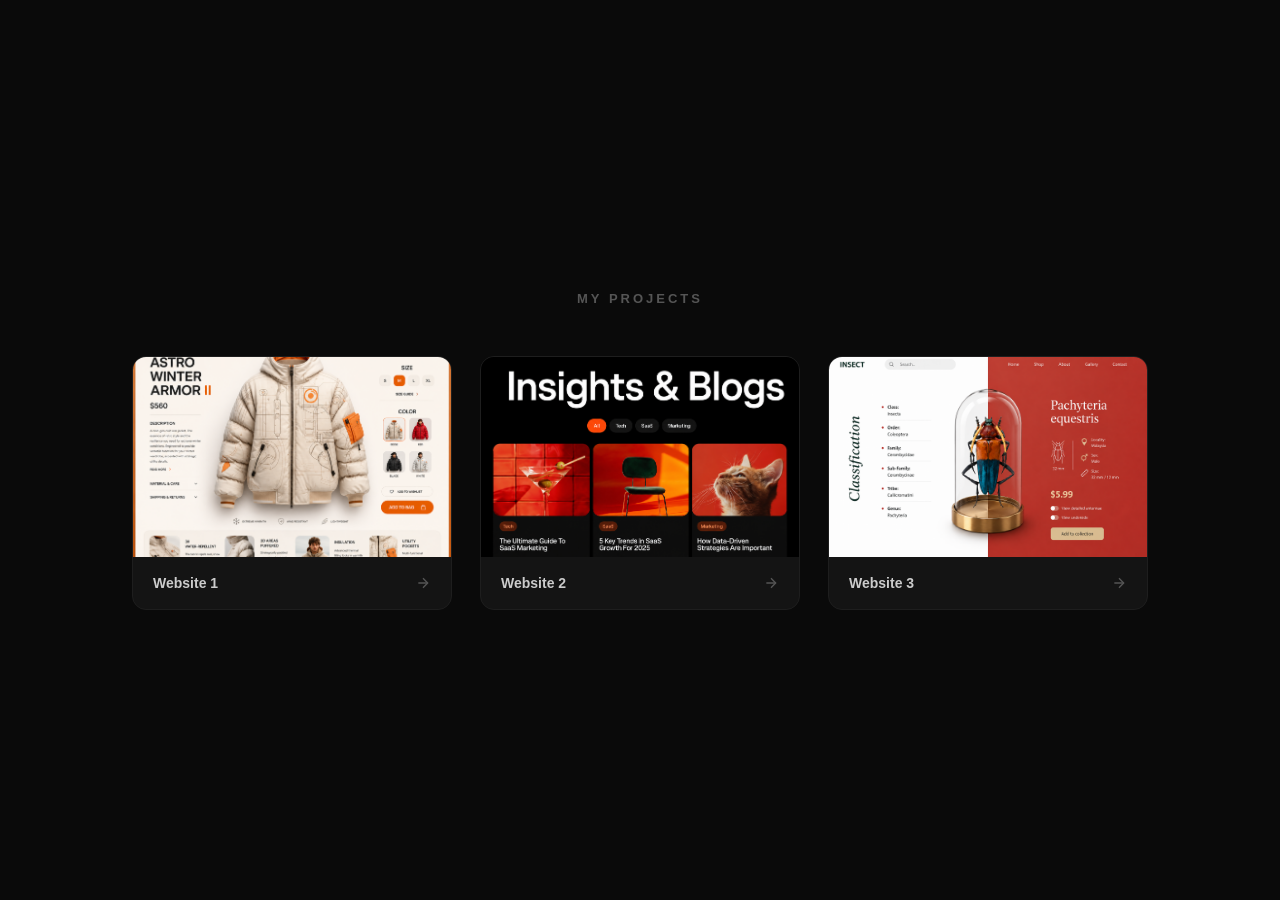
<file: index.html>
<!DOCTYPE html>
<html lang="en">

<head>
    <meta charset="UTF-8">
    <meta name="viewport" content="width=device-width, initial-scale=1.0">
    <title>Projects</title>
    <style>
        * {
            margin: 0;
            padding: 0;
            box-sizing: border-box;
        }

        body {
            font-family: -apple-system, BlinkMacSystemFont, 'Segoe UI', sans-serif;
            background: #0a0a0a;
            color: #fff;
            min-height: 100vh;
            display: flex;
            flex-direction: column;
            align-items: center;
            justify-content: center;
            padding: 60px 40px;
        }

        h1 {
            font-size: 13px;
            font-weight: 600;
            letter-spacing: 3px;
            text-transform: uppercase;
            color: #555;
            margin-bottom: 50px;
        }

        .grid {
            display: flex;
            gap: 28px;
            flex-wrap: wrap;
            justify-content: center;
        }

        a.card {
            text-decoration: none;
            color: inherit;
            display: flex;
            flex-direction: column;
            width: 320px;
            border-radius: 14px;
            overflow: hidden;
            background: #141414;
            border: 1px solid #1e1e1e;
            transition: transform 0.2s, border-color 0.2s;
            cursor: pointer;
        }

        a.card:hover {
            transform: translateY(-6px);
            border-color: #444;
        }

        .card-image {
            width: 100%;
            height: 200px;
            overflow: hidden;
        }

        .card-image img {
            width: 100%;
            height: 100%;
            object-fit: cover;
            display: block;
            transition: transform 0.3s;
        }

        a.card:hover .card-image img {
            transform: scale(1.04);
        }

        .card-label {
            padding: 18px 20px;
            display: flex;
            align-items: center;
            justify-content: space-between;
        }

        .card-label span {
            font-size: 14px;
            font-weight: 600;
            color: #ccc;
        }

        .card-label svg {
            width: 16px;
            height: 16px;
            color: #555;
            transition: color 0.2s, transform 0.2s;
        }

        a.card:hover .card-label svg {
            color: #fff;
            transform: translateX(3px);
        }
    </style>
</head>

<body>

    <h1>My Projects</h1>

    <div class="grid">

        <a class="card" href="./website1/index.html">
            <div class="card-image">
                <img src="./assets/image1.png" alt="Website 1">
            </div>
            <div class="card-label">
                <span>Website 1</span>
                <svg viewBox="0 0 24 24" fill="none" stroke="currentColor" stroke-width="2">
                    <line x1="5" y1="12" x2="19" y2="12"></line>
                    <polyline points="12 5 19 12 12 19"></polyline>
                </svg>
            </div>
        </a>

        <a class="card" href="./website2/index.html">
            <div class="card-image">
                <img src="./assets/image2.png" alt="Website 2">
            </div>
            <div class="card-label">
                <span>Website 2</span>
                <svg viewBox="0 0 24 24" fill="none" stroke="currentColor" stroke-width="2">
                    <line x1="5" y1="12" x2="19" y2="12"></line>
                    <polyline points="12 5 19 12 12 19"></polyline>
                </svg>
            </div>
        </a>

        <a class="card" href="./website3/index.html">
            <div class="card-image">
                <img src="./assets/image3.png" alt="Website 3">
            </div>
            <div class="card-label">
                <span>Website 3</span>
                <svg viewBox="0 0 24 24" fill="none" stroke="currentColor" stroke-width="2">
                    <line x1="5" y1="12" x2="19" y2="12"></line>
                    <polyline points="12 5 19 12 12 19"></polyline>
                </svg>
            </div>
        </a>

    </div>

</body>

</html>
</file>
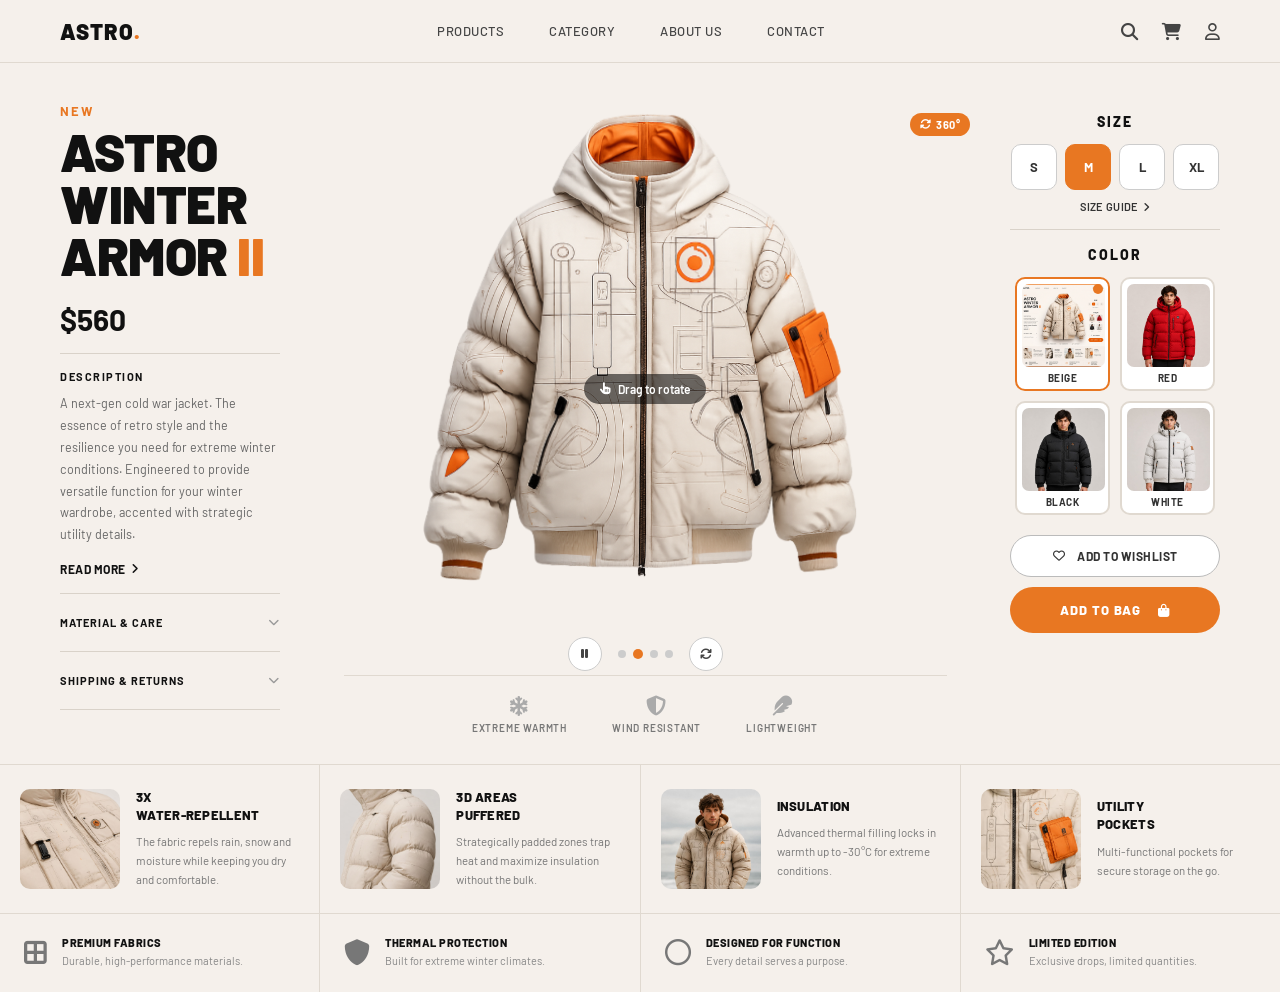
<file: website1/index.html>
<!DOCTYPE html>
<html lang="en">
<head>
    <meta charset="UTF-8">
    <meta name="viewport" content="width=device-width, initial-scale=1.0">
    <title>ASTRO - Winter Armor II</title>
    <link rel="preconnect" href="https://fonts.googleapis.com">
    <link rel="preconnect" href="https://fonts.gstatic.com" crossorigin>
    <link href="https://fonts.googleapis.com/css2?family=Barlow:wght@400;500;600;700;800;900&display=swap" rel="stylesheet">
    <link rel="stylesheet" href="https://cdnjs.cloudflare.com/ajax/libs/font-awesome/6.4.0/css/all.min.css">
    <link rel="stylesheet" href="style.css">
</head>
<body>

    <header class="header">
        <div class="logo">ASTRO<span class="dot">.</span></div>

        <nav class="nav">
            <a href="#">PRODUCTS</a>
            <a href="#">CATEGORY</a>
            <a href="#">ABOUT US</a>
            <a href="#">CONTACT</a>
        </nav>

        <div class="header-icons">
            <i class="fa-solid fa-magnifying-glass"></i>
            <i class="fa-solid fa-cart-shopping"></i>
            <i class="fa-regular fa-user"></i>
        </div>
    </header>

    <div class="product-section">

        <div class="left-panel">
            <p class="new-label">NEW</p>
            <h1 class="product-title">
                ASTRO<br>
                WINTER<br>
                ARMOR <span class="title-orange">II</span>
            </h1>
            <p class="price">$560</p>

            <hr class="divider">

            <p class="desc-heading">DESCRIPTION</p>
            <p class="desc-text">
                A next-gen cold war jacket. The essence of retro style and the
                resilience you need for extreme winter conditions. Engineered to provide
                versatile function for your winter wardrobe, accented with strategic
                utility details.
            </p>

            <a href="#" class="read-more">READ MORE &nbsp;<i class="fa-solid fa-angle-right"></i></a>

            <hr class="divider">

            <div class="accordion-item">
                <span>MATERIAL &amp; CARE</span>
                <i class="fa-solid fa-chevron-down"></i>
            </div>

            <hr class="divider">

            <div class="accordion-item">
                <span>SHIPPING &amp; RETURNS</span>
                <i class="fa-solid fa-chevron-down"></i>
            </div>

            <hr class="divider">
        </div>

        <div class="center-panel">

            <div class="viewer-360-wrap">

                <div class="badge-360">
                    <i class="fa-solid fa-rotate"></i> 360°
                </div>

                <div class="drag-hint" id="dragHint">
                    <i class="fa-solid fa-hand-pointer"></i> Drag to rotate
                </div>

                <div class="viewer-perspective-wrap">
                    <div class="viewer-frame-stack" id="viewerStack">
                        <img src="assets/image.webp"      class="jacket-frame" id="frame0" alt="Front">
                        <img src="assets/jacketRight.png"  class="jacket-frame" id="frame1" alt="Right">
                        <img src="assets/jacketBack.png"   class="jacket-frame" id="frame2" alt="Back">
                        <img src="assets/jacketLeft.png"   class="jacket-frame" id="frame3" alt="Left">
                    </div>
                </div>

                <div class="viewer-controls">
                    <button class="ctrl-btn" id="spinBtn" title="Auto spin">
                        <i class="fa-solid fa-play" id="spinIcon"></i>
                    </button>
                    <div class="rotation-dots">
                        <span class="rdot active" id="dot0"></span>
                        <span class="rdot" id="dot1"></span>
                        <span class="rdot" id="dot2"></span>
                        <span class="rdot" id="dot3"></span>
                    </div>
                    <button class="ctrl-btn" id="resetBtn" title="Reset view">
                        <i class="fa-solid fa-arrows-rotate"></i>
                    </button>
                </div>

            </div>

            <div class="badges-row">
                <div class="badge-item">
                    <i class="fa-solid fa-snowflake"></i>
                    <span>EXTREME WARMTH</span>
                </div>
                <div class="badge-item">
                    <i class="fa-solid fa-shield-halved"></i>
                    <span>WIND RESISTANT</span>
                </div>
                <div class="badge-item">
                    <i class="fa-solid fa-feather"></i>
                    <span>LIGHTWEIGHT</span>
                </div>
            </div>
        </div>

        <div class="right-panel">

            <p class="panel-heading">SIZE</p>
            <div class="size-buttons">
                <button class="size-btn">S</button>
                <button class="size-btn active">M</button>
                <button class="size-btn">L</button>
                <button class="size-btn">XL</button>
            </div>
            <a href="#" class="size-guide-link">SIZE GUIDE &nbsp;<i class="fa-solid fa-angle-right"></i></a>

            <hr class="divider">

            <p class="panel-heading">COLOR</p>

            <div class="color-grid">
                <div class="color-option selected">
                    <img src="assets/design.webp" alt="Beige Jacket">
                    <span>BEIGE</span>
                </div>
                <div class="color-option">
                    <img src="assets/red.jpg" alt="Red Jacket">
                    <span>RED</span>
                </div>
                <div class="color-option">
                    <img src="assets/black.jpg" alt="Black Jacket">
                    <span>BLACK</span>
                </div>
                <div class="color-option">
                    <img src="assets/white.jpg" alt="White Jacket">
                    <span>WHITE</span>
                </div>
            </div>

            <button class="wishlist-btn">
                <i class="fa-regular fa-heart"></i>&nbsp; ADD TO WISHLIST
            </button>

            <button class="add-bag-btn">
                ADD TO BAG &nbsp;<i class="fa-solid fa-bag-shopping"></i>
            </button>

        </div>

    </div>

    <div class="features-strip">

        <div class="feat-card">
            <img src="assets/sd-1.jpg" alt="Water Repellent">
            <div class="feat-text">
                <h3>3X<br>WATER-REPELLENT</h3>
                <p>The fabric repels rain, snow and moisture while keeping you dry and comfortable.</p>
            </div>
        </div>

        <div class="feat-card">
            <img src="assets/sd-2.jpg" alt="3D Puffered">
            <div class="feat-text">
                <h3>3D AREAS<br>PUFFERED</h3>
                <p>Strategically padded zones trap heat and maximize insulation without the bulk.</p>
            </div>
        </div>

        <div class="feat-card">
            <img src="assets/sd-3.jpg" alt="Insulation">
            <div class="feat-text">
                <h3>INSULATION</h3>
                <p>Advanced thermal filling locks in warmth up to -30°C for extreme conditions.</p>
            </div>
        </div>

        <div class="feat-card no-border">
            <img src="assets/sd-4.jpg" alt="Utility Pockets">
            <div class="feat-text">
                <h3>UTILITY<br>POCKETS</h3>
                <p>Multi-functional pockets for secure storage on the go.</p>
            </div>
        </div>

    </div>

    <div class="info-bar">

        <div class="info-item">
            <i class="fa-solid fa-border-all"></i>
            <div class="info-text">
                <strong>PREMIUM FABRICS</strong>
                <p>Durable, high-performance materials.</p>
            </div>
        </div>

        <div class="info-item">
            <i class="fa-solid fa-shield"></i>
            <div class="info-text">
                <strong>THERMAL PROTECTION</strong>
                <p>Built for extreme winter climates.</p>
            </div>
        </div>

        <div class="info-item">
            <i class="fa-regular fa-circle"></i>
            <div class="info-text">
                <strong>DESIGNED FOR FUNCTION</strong>
                <p>Every detail serves a purpose.</p>
            </div>
        </div>

        <div class="info-item no-border">
            <i class="fa-regular fa-star"></i>
            <div class="info-text">
                <strong>LIMITED EDITION</strong>
                <p>Exclusive drops, limited quantities.</p>
            </div>
        </div>

    </div>

<script>
    var stack    = document.getElementById('viewerStack');
    var spinBtn  = document.getElementById('spinBtn');
    var spinIcon = document.getElementById('spinIcon');
    var resetBtn = document.getElementById('resetBtn');
    var dragHint = document.getElementById('dragHint');

    var frames = [
        document.getElementById('frame0'),
        document.getElementById('frame1'),
        document.getElementById('frame2'),
        document.getElementById('frame3')
    ];

    var totalAngle   = 0;
    var activeFrame  = 0;
    var isDragging   = false;
    var startX       = 0;
    var lastX        = 0;
    var dragAngle    = 0;
    var velocity     = 0;
    var spinRAF      = null;
    var momentumRAF  = null;
    var isSpinning   = false;

    function showFrame(index) {
        if (index === activeFrame) return;
        frames[activeFrame].style.opacity = '0';
        frames[index].style.opacity = '1';
        activeFrame = index;
    }

    function update(angle) {
        totalAngle = angle;

        var normalized   = ((angle % 360) + 360) % 360;
        var frameFloat   = normalized / 90;
        var frameIndex   = Math.floor(frameFloat) % 4;
        var progress     = frameFloat - Math.floor(frameFloat);

        showFrame(frameIndex);

        var tiltY = (progress - 0.5) * 90;

        stack.style.transform = 'rotateY(' + tiltY + 'deg)';

        var brightness = 1 - (Math.abs(tiltY) / 90) * 0.18;
        stack.style.filter = 'brightness(' + brightness + ')';

        var dotIndex = Math.round(normalized / 90) % 4;
        for (var i = 0; i < 4; i++) {
            document.getElementById('dot' + i).classList.remove('active');
        }
        document.getElementById('dot' + dotIndex).classList.add('active');
    }

    function applyMomentum() {
        velocity *= 0.93;
        if (Math.abs(velocity) < 0.05) {
            cancelAnimationFrame(momentumRAF);
            return;
        }
        totalAngle += velocity;
        update(totalAngle);
        momentumRAF = requestAnimationFrame(applyMomentum);
    }

    function startSpin() {
        isSpinning = true;
        spinIcon.className = 'fa-solid fa-pause';
        cancelAnimationFrame(momentumRAF);

        function step() {
            if (!isSpinning) return;
            totalAngle += 0.9;
            update(totalAngle);
            spinRAF = requestAnimationFrame(step);
        }
        step();
    }

    function stopSpin() {
        isSpinning = false;
        spinIcon.className = 'fa-solid fa-play';
        cancelAnimationFrame(spinRAF);
    }

    spinBtn.addEventListener('click', function() {
        if (isSpinning) { stopSpin(); } else { startSpin(); }
    });

    resetBtn.addEventListener('click', function() {
        stopSpin();
        cancelAnimationFrame(momentumRAF);
        velocity   = 0;
        totalAngle = 0;
        update(0);
    });

    stack.addEventListener('mousedown', function(e) {
        isDragging = true;
        startX     = e.clientX;
        lastX      = e.clientX;
        dragAngle  = totalAngle;
        velocity   = 0;
        stopSpin();
        cancelAnimationFrame(momentumRAF);
        dragHint.style.opacity = '0';
        e.preventDefault();
    });

    document.addEventListener('mousemove', function(e) {
        if (!isDragging) return;
        velocity = (e.clientX - lastX) * 0.45;
        lastX    = e.clientX;
        update(dragAngle + (e.clientX - startX) * 0.45);
    });

    document.addEventListener('mouseup', function() {
        if (!isDragging) return;
        isDragging = false;
        applyMomentum();
    });

    stack.addEventListener('touchstart', function(e) {
        startX    = e.touches[0].clientX;
        lastX     = e.touches[0].clientX;
        dragAngle = totalAngle;
        velocity  = 0;
        stopSpin();
        cancelAnimationFrame(momentumRAF);
        dragHint.style.opacity = '0';
    });

    stack.addEventListener('touchmove', function(e) {
        e.preventDefault();
        velocity = (e.touches[0].clientX - lastX) * 0.45;
        lastX    = e.touches[0].clientX;
        update(dragAngle + (e.touches[0].clientX - startX) * 0.45);
    }, { passive: false });

    stack.addEventListener('touchend', function() {
        applyMomentum();
    });

    update(0);
    startSpin();
    setTimeout(function() {
        stopSpin();
    }, 4000);

    setTimeout(function() {
        dragHint.style.opacity = '0';
    }, 5000);
</script>

</body>
</html>
</file>
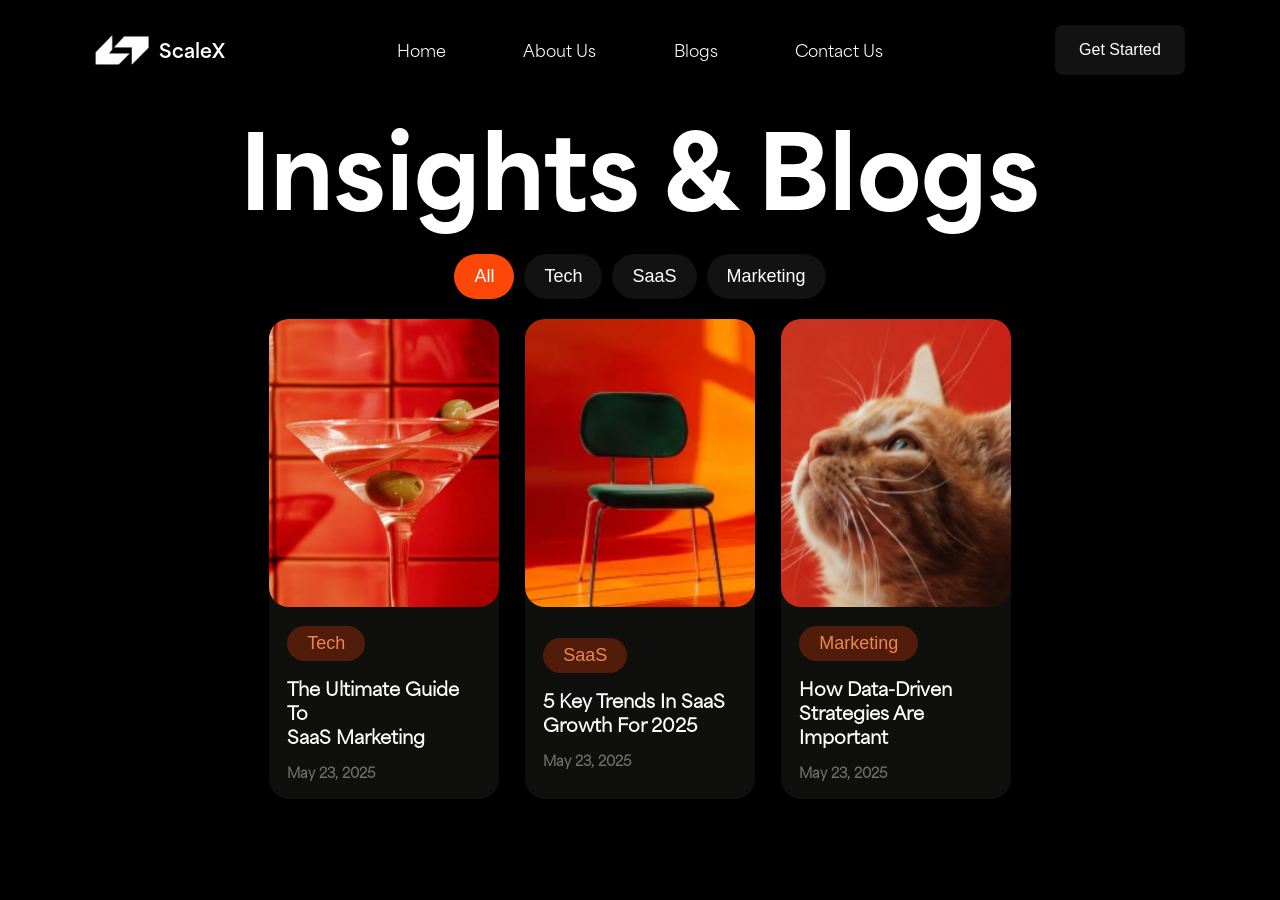
<file: website2/index.html>
<!DOCTYPE html>
<html lang="en">

<head>
    <meta charset="UTF-8">
    <meta name="viewport" content="width=device-width, initial-scale=1.0">
    <title>ScaleX | Growth & Tech Insights</title>
    <link rel="stylesheet" href="./assets/index.css">
    <link rel="shortcut icon" href="./assets/images/logo.png" type="image/x-icon">
</head>

<body>
    <nav>
        <div class="logo">
            <img src="./assets/images/logo.png" alt="">
            <span>ScaleX</span>
        </div>
        <div class="navLinks">
            <ul>
                <li>Home</li>
                <li>About Us</li>
                <li>Blogs</li>
                <li>Contact Us</li>
            </ul>
        </div>
        <div class="button">
            <button class="getstarted">Get Started</button>
        </div>
    </nav>

    <main>
        <header>
            <h1>Insights & Blogs</h1>
        </header>

        <section class="navButtons">
            <button class="quickNavbuttons">All</button>
            <button class="quickNavbuttons">Tech</button>
            <button class="quickNavbuttons">SaaS</button>
            <button class="quickNavbuttons">Marketing</button>
        </section>

        <section class="cards">
            <div class="card">
                <div class="image">
                    <img src="./assets/images/image1.png" alt="">
                </div>
                <div class="description">
                    <div class="descbutton">
                        <button>Tech</button>
                    </div>
                    <p>The Ultimate Guide To <br> SaaS Marketing</p>
                    <span>May 23, 2025</span>
                </div>
            </div>
            <div class="card">
                <div class="image">
                    <img src="./assets/images/image2.png" alt="">
                </div>
                <div class="description">
                    <div class="descbutton">
                        <button>SaaS</button>
                    </div>
                    <p>5 Key Trends In SaaS <br> Growth For 2025</p>
                    <span>May 23, 2025</span>
                </div>
            </div>
            <div class="card">
                <div class="image">
                    <img src="./assets/images/image3.png" alt="">
                </div>
                <div class="description">
                    <div class="descbutton">
                        <button>Marketing</button>
                    </div>
                    <p>How Data-Driven <br> Strategies Are Important</p>
                    <span>May 23, 2025</span>
                </div>
            </div>
        </section>
    </main>
</body>

</html>
</file>
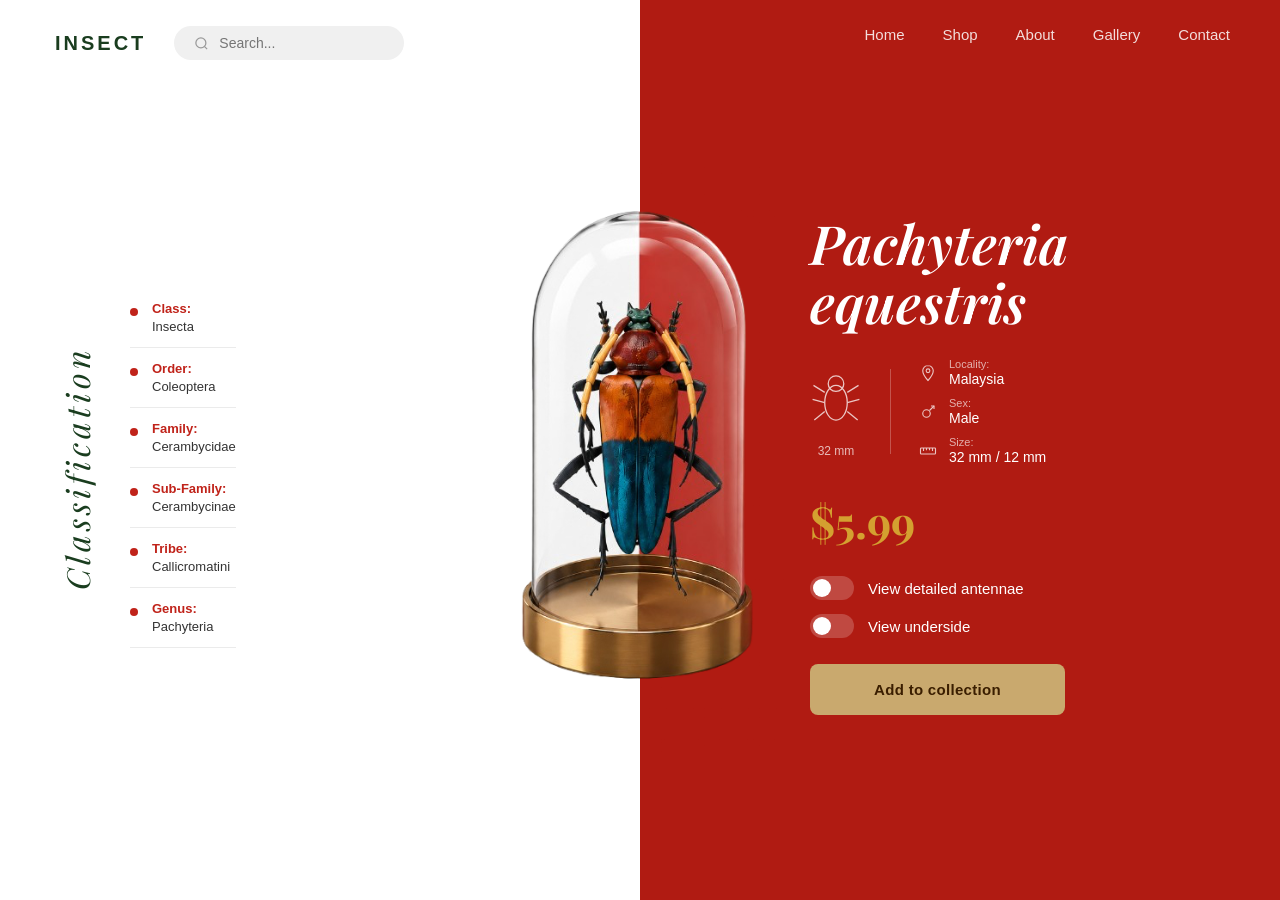
<file: website3/index.html>
<!DOCTYPE html>
<html lang="en">

<head>
    <meta charset="UTF-8">
    <meta name="viewport" content="width=device-width, initial-scale=1.0">
    <title>INSECT | Pachyteria equestris</title>
    <link rel="stylesheet" href="./assets/index.css">
    <link href="https://fonts.googleapis.com/css2?family=Playfair+Display:ital,wght@0,700;1,400;1,600&display=swap" rel="stylesheet">
</head>

<body>

    <div class="page">

        <div class="left">
            <div class="topbar">
                <div class="logo">INSECT</div>
                <div class="searchbar">
                    <svg class="search-icon" viewBox="0 0 24 24" fill="none" stroke="currentColor" stroke-width="2">
                        <circle cx="11" cy="11" r="8"></circle>
                        <line x1="21" y1="21" x2="16.65" y2="16.65"></line>
                    </svg>
                    <input type="text" placeholder="Search...">
                </div>
            </div>

            <div class="classification-block">
                <div class="classification-label">Classification</div>
                <ul class="classification-list">
                    <li>
                        <strong>Class:</strong>
                        <span>Insecta</span>
                    </li>
                    <li>
                        <strong>Order:</strong>
                        <span>Coleoptera</span>
                    </li>
                    <li>
                        <strong>Family:</strong>
                        <span>Cerambycidae</span>
                    </li>
                    <li>
                        <strong>Sub-Family:</strong>
                        <span>Cerambycinae</span>
                    </li>
                    <li>
                        <strong>Tribe:</strong>
                        <span>Callicromatini</span>
                    </li>
                    <li>
                        <strong>Genus:</strong>
                        <span>Pachyteria</span>
                    </li>
                </ul>
            </div>
        </div>

        <div class="beetle-dome">
            <img src="./assets/images/insect.png" alt="Pachyteria equestris in glass dome">
        </div>

        <div class="right">
            <nav>
                <ul>
                    <li>Home</li>
                    <li>Shop</li>
                    <li>About</li>
                    <li>Gallery</li>
                    <li>Contact</li>
                </ul>
            </nav>

            <div class="specimen-info">
                <h1>Pachyteria<br>equestris</h1>

                <div class="meta-row">
                    <div class="beetle-icon">
                        <svg viewBox="0 0 60 80" fill="none" stroke="white" stroke-width="1.5">
                            <ellipse cx="30" cy="42" rx="13" ry="20" />
                            <ellipse cx="30" cy="20" rx="9" ry="9" />
                            <line x1="17" y1="30" x2="4" y2="22" />
                            <line x1="43" y1="30" x2="56" y2="22" />
                            <line x1="17" y1="42" x2="3" y2="38" />
                            <line x1="43" y1="42" x2="57" y2="38" />
                            <line x1="17" y1="52" x2="5" y2="62" />
                            <line x1="43" y1="52" x2="55" y2="62" />
                        </svg>
                        <span>32 mm</span>
                    </div>

                    <div class="meta-divider"></div>

                    <div class="meta-items">
                        <div class="meta-item">
                            <svg class="stat-icon" viewBox="0 0 24 24" fill="none" stroke="white" stroke-width="1.5">
                                <path d="M12 2C8.13 2 5 5.13 5 9c0 5.25 7 13 7 13s7-7.75 7-13c0-3.87-3.13-7-7-7z" />
                                <circle cx="12" cy="9" r="2.5" />
                            </svg>
                            <div>
                                <div class="meta-label">Locality:</div>
                                <div>Malaysia</div>
                            </div>
                        </div>
                        <div class="meta-item">
                            <svg class="stat-icon" viewBox="0 0 24 24" fill="none" stroke="white" stroke-width="1.5">
                                <circle cx="10" cy="14" r="5" />
                                <line x1="14" y1="10" x2="20" y2="4" />
                                <polyline points="16,4 20,4 20,8" />
                            </svg>
                            <div>
                                <div class="meta-label">Sex:</div>
                                <div>Male</div>
                            </div>
                        </div>
                        <div class="meta-item">
                            <svg class="stat-icon" viewBox="0 0 24 24" fill="none" stroke="white" stroke-width="1.5">
                                <rect x="2" y="8" width="20" height="8" rx="1" />
                                <line x1="6" y1="8" x2="6" y2="12" />
                                <line x1="10" y1="8" x2="10" y2="11" />
                                <line x1="14" y1="8" x2="14" y2="11" />
                                <line x1="18" y1="8" x2="18" y2="12" />
                            </svg>
                            <div>
                                <div class="meta-label">Size:</div>
                                <div>32 mm / 12 mm</div>
                            </div>
                        </div>
                    </div>
                </div>

                <div class="price">$5.99</div>

                <div class="toggles">
                    <label class="toggle-item">
                        <div class="toggle-switch">
                            <input type="checkbox">
                            <span class="track"></span>
                        </div>
                        <span>View detailed antennae</span>
                    </label>
                    <label class="toggle-item">
                        <div class="toggle-switch">
                            <input type="checkbox">
                            <span class="track"></span>
                        </div>
                        <span>View underside</span>
                    </label>
                </div>

                <button class="add-btn">Add to collection</button>
            </div>
        </div>

    </div>

</body>

</html>
</file>
<file: website1/style.css>
* {
    margin: 0;
    padding: 0;
    box-sizing: border-box;
}

body {
    font-family: 'Barlow', Arial, sans-serif;
    background-color: #f5f0eb;
    color: #111;
}

.header {
    display: flex;
    align-items: center;
    justify-content: space-between;
    padding: 18px 60px;
    background-color: #f5f0eb;
    border-bottom: 1px solid #e0d9d0;
}

.logo {
    font-size: 22px;
    font-weight: 900;
    letter-spacing: 1px;
    color: #111;
}

.logo .dot {
    color: #E87722;
}

.nav {
    display: flex;
    gap: 45px;
}

.nav a {
    text-decoration: none;
    font-size: 13px;
    font-weight: 500;
    color: #444;
    letter-spacing: 0.5px;
}

.nav a:hover {
    color: #E87722;
}

.header-icons {
    display: flex;
    align-items: center;
    gap: 24px;
    font-size: 17px;
    color: #444;
    cursor: pointer;
}

.header-icons i:hover {
    color: #E87722;
}

.product-section {
    display: flex;
    padding: 40px 60px 0px 60px;
    gap: 0;
    min-height: 640px;
}

.left-panel {
    flex: 0 0 250px;
    padding-right: 30px;
    position: relative;
}

.new-label {
    font-size: 13px;
    font-weight: 700;
    color: #E87722;
    letter-spacing: 2px;
    margin-bottom: 6px;
}

.product-title {
    font-size: 52px;
    font-weight: 900;
    line-height: 1.0;
    color: #111;
    margin-bottom: 20px;
    letter-spacing: -0.5px;
}

.title-orange {
    color: #E87722;
}

.price {
    font-size: 30px;
    font-weight: 700;
    color: #111;
    margin-bottom: 16px;
}

.divider {
    border: none;
    border-top: 1px solid #d9d2c9;
    margin: 16px 0;
}

.desc-heading {
    font-size: 11px;
    font-weight: 700;
    letter-spacing: 1.5px;
    color: #111;
    margin-bottom: 10px;
}

.desc-text {
    font-size: 12.5px;
    color: #666;
    line-height: 1.75;
    margin-bottom: 12px;
}

.read-more {
    font-size: 12px;
    font-weight: 700;
    color: #111;
    text-decoration: none;
    letter-spacing: 0.5px;
    display: inline-flex;
    align-items: center;
}

.read-more:hover {
    color: #E87722;
}

.accordion-item {
    display: flex;
    justify-content: space-between;
    align-items: center;
    font-size: 11px;
    font-weight: 700;
    letter-spacing: 1px;
    color: #111;
    cursor: pointer;
    padding: 6px 0;
}

.accordion-item i {
    font-size: 11px;
    color: #999;
}

.center-panel {
    flex: 1;
    display: flex;
    flex-direction: column;
    align-items: center;
    justify-content: flex-start;
    position: relative;
}

.jacket-img {
    width: 100%;
    max-width: 560px;
    object-fit: contain;
    margin-bottom: 0;
}

.viewer-360-wrap {
    position: relative;
    display: flex;
    flex-direction: column;
    align-items: center;
    width: 100%;
}

.badge-360 {
    position: absolute;
    top: 10px;
    right: 10px;
    background-color: #E87722;
    color: white;
    font-size: 11px;
    font-weight: 700;
    padding: 5px 10px;
    border-radius: 20px;
    letter-spacing: 0.5px;
    display: flex;
    align-items: center;
    gap: 5px;
    z-index: 10;
}

.drag-hint {
    position: absolute;
    top: 50%;
    left: 50%;
    transform: translate(-50%, -50%);
    background-color: rgba(0, 0, 0, 0.55);
    color: white;
    font-size: 12px;
    font-weight: 600;
    padding: 8px 16px;
    border-radius: 20px;
    z-index: 10;
    pointer-events: none;
    transition: opacity 0.6s ease;
    white-space: nowrap;
    display: flex;
    align-items: center;
    gap: 7px;
}

.viewer-perspective-wrap {
    perspective: 1100px;
    perspective-origin: center center;
    width: 100%;
    display: flex;
    justify-content: center;
}

.viewer-frame-stack {
    position: relative;
    width: 520px;
    height: 520px;
    cursor: grab;
    user-select: none;
    transform-style: preserve-3d;
    will-change: transform;
}

.viewer-frame-stack:active {
    cursor: grabbing;
}

.jacket-frame {
    position: absolute;
    top: 0;
    left: 0;
    width: 100%;
    height: 100%;
    object-fit: contain;
    opacity: 0;
    transition: none;
    pointer-events: none;
    display: block;
}

#frame0 {
    opacity: 1;
}

#frame1 {
    transform: scaleX(-1);
}

#frame3 {
    transform: scaleX(-1);
}

.viewer-controls {
    display: flex;
    align-items: center;
    gap: 16px;
    margin-top: 14px;
    margin-bottom: 4px;
}

.ctrl-btn {
    width: 34px;
    height: 34px;
    border-radius: 50%;
    border: 1.5px solid #ccc;
    background-color: white;
    cursor: pointer;
    font-size: 12px;
    color: #444;
    display: flex;
    align-items: center;
    justify-content: center;
}

.ctrl-btn:hover {
    border-color: #E87722;
    color: #E87722;
}

.rotation-dots {
    display: flex;
    gap: 7px;
    align-items: center;
}

.rdot {
    width: 8px;
    height: 8px;
    border-radius: 50%;
    background-color: #ccc;
    transition: background-color 0.2s;
}

.rdot.active {
    background-color: #E87722;
    width: 10px;
    height: 10px;
}

.badges-row {
    display: flex;
    gap: 45px;
    justify-content: center;
    align-items: center;
    padding: 20px 0;
    border-top: 1px solid #e0d9d0;
    width: 90%;
    margin-top: auto;
}

.badge-item {
    display: flex;
    flex-direction: column;
    align-items: center;
    gap: 6px;
    font-size: 10px;
    font-weight: 600;
    color: #777;
    letter-spacing: 0.8px;
}

.badge-item i {
    font-size: 20px;
    color: #aaa;
}

.right-panel {
    flex: 0 0 240px;
    padding-left: 30px;
    padding-top: 10px;
    position: relative;
}

.panel-heading {
    font-size: 14px;
    font-weight: 800;
    letter-spacing: 2px;
    text-align: center;
    color: #111;
    margin-bottom: 14px;
}

.size-buttons {
    display: flex;
    gap: 8px;
    justify-content: center;
    margin-bottom: 10px;
}

.size-btn {
    width: 46px;
    height: 46px;
    border: 1.5px solid #ccc;
    border-radius: 10px;
    background-color: white;
    font-size: 13px;
    font-weight: 700;
    color: #333;
    cursor: pointer;
    font-family: 'Barlow', Arial, sans-serif;
}

.size-btn:hover {
    border-color: #E87722;
}

.size-btn.active {
    background-color: #E87722;
    border-color: #E87722;
    color: white;
}

.size-guide-link {
    display: block;
    text-align: center;
    font-size: 11px;
    font-weight: 600;
    color: #333;
    text-decoration: none;
    letter-spacing: 0.3px;
    margin-bottom: 4px;
}

.size-guide-link:hover {
    color: #E87722;
}

.color-grid {
    display: flex;
    flex-wrap: wrap;
    gap: 10px;
    justify-content: center;
    margin-bottom: 20px;
}

.color-option {
    width: 95px;
    text-align: center;
    cursor: pointer;
    border: 2px solid #e0d9d0;
    border-radius: 10px;
    padding: 5px;
    background-color: white;
    position: relative;
}

.color-option img {
    width: 83px;
    height: 83px;
    object-fit: cover;
    border-radius: 7px;
    display: block;
}

.color-option span {
    display: block;
    font-size: 10px;
    font-weight: 700;
    color: #333;
    margin-top: 5px;
    letter-spacing: 0.5px;
}

.color-option.selected {
    border-color: #E87722;
}

.color-option.selected::after {
    content: '';
    position: absolute;
    top: 5px;
    right: 5px;
    width: 10px;
    height: 10px;
    background-color: #E87722;
    border-radius: 50%;
}

.wishlist-btn {
    width: 100%;
    padding: 13px 10px;
    border: 1.5px solid #bbb;
    border-radius: 50px;
    background-color: white;
    font-size: 12px;
    font-weight: 700;
    color: #333;
    cursor: pointer;
    display: flex;
    align-items: center;
    justify-content: center;
    gap: 7px;
    margin-bottom: 10px;
    letter-spacing: 0.5px;
    font-family: 'Barlow', Arial, sans-serif;
}

.wishlist-btn:hover {
    border-color: #E87722;
    color: #E87722;
}

.add-bag-btn {
    width: 100%;
    padding: 15px 10px;
    background-color: #E87722;
    color: white;
    border: none;
    border-radius: 50px;
    font-size: 13px;
    font-weight: 800;
    cursor: pointer;
    display: flex;
    align-items: center;
    justify-content: center;
    gap: 9px;
    letter-spacing: 1px;
    font-family: 'Barlow', Arial, sans-serif;
}

.add-bag-btn:hover {
    background-color: #cf6710;
}

.features-strip {
    display: flex;
    border-top: 1px solid #e0d9d0;
    margin-top: 10px;
}

.feat-card {
    flex: 1;
    display: flex;
    align-items: center;
    gap: 16px;
    padding: 24px 20px;
    border-right: 1px solid #e0d9d0;
    position: relative;
}

.feat-card.no-border {
    border-right: none;
}

.feat-card img {
    width: 100px;
    height: 100px;
    object-fit: cover;
    border-radius: 10px;
    flex-shrink: 0;
}

.feat-text h3 {
    font-size: 13px;
    font-weight: 800;
    color: #111;
    line-height: 1.35;
    margin-bottom: 8px;
    letter-spacing: 0.3px;
}

.feat-text p {
    font-size: 11.5px;
    color: #777;
    line-height: 1.65;
}

.info-bar {
    display: flex;
    border-top: 1px solid #e0d9d0;
    background-color: #f5f0eb;
}

.info-item {
    flex: 1;
    display: flex;
    align-items: center;
    gap: 15px;
    padding: 22px 24px;
    border-right: 1px solid #e0d9d0;
}

.info-item.no-border {
    border-right: none;
}

.info-item > i {
    font-size: 26px;
    color: #777;
    flex-shrink: 0;
}

.info-text strong {
    display: block;
    font-size: 11px;
    font-weight: 800;
    color: #111;
    letter-spacing: 0.5px;
    margin-bottom: 4px;
}

.info-text p {
    font-size: 11px;
    color: #888;
    line-height: 1.5;
}
</file>
<file: website2/assets/index.css>
@font-face {
    font-family: areaNormal;
    src: url(./fonts/fonnts.com-Area_Normal_Regular.otf);
}

@font-face {
    font-family: areaBold;
    src: url(./fonts/fonnts.com-Area_Normal_Bold.otf);
}

@font-face {
    font-family: areaExtraBold;
    src: url(./fonts/fonnts.com-Area_Normal_ExtraBold.otf);
}

* {
    margin: 0;
    padding: 0;
    box-sizing: border-box;
}

html,
body {
    height: 100vh;
    width: 100vw;
    font-family: "areaNormal";
    background-color: #000000;
    color: #ffffff;
}

nav {
    position: absolute;
    top: 0;
    width: 100%;
    height: 100px;
    display: flex;
    justify-content: space-between;
}

.logo {
    display: flex;
    align-items: center;
    flex-basis: 25%;
    justify-content: center;
    gap: 10px;
    font-family: 'areaBold';
    font-weight: bolder;
    font-size: larger;
}

.logo img {
    transform: rotate(-180deg);
    height: 30%;
}

.navLinks {
    flex-basis: 50%;
}

.navLinks ul {
    height: 100%;
    display: flex;
    justify-content: space-evenly;
    align-items: center;
    list-style: none;
}

.navLinks li:hover {
    color: #fc4708;
    cursor: pointer;
    border-bottom: solid #fc4708;
    scale: 1.05;
}

.button {
    display: flex;
    justify-content: center;
    align-items: center;
    flex-basis: 25%;
}

.getstarted {
    background-color: #121212;
    border-radius: 8px;
    height: 50%;
    width: 130px;
    border: none;
    outline: none;
    color: #ffffff;
    font-size: medium;
}

.getstarted:hover {
    color: #fc4708;
    border: solid;
    cursor: pointer;
    scale: 1.05;
    background-color: #000;
}

main {
    display: flex;
    flex-direction: column;
    height: 100%;
    padding-top: 100px;
}

header {
    font-family: "areaExtraBold";
    font-size: 50px;
    display: flex;
    justify-content: center;
    align-items: center;
    text-align: center;
}

.navButtons {
    display: flex;
    justify-content: center;
    gap: 10px;
    padding: 20px 0;
}

.quickNavbuttons {
    color: #ffffff;
    height: 45px;
    font-size: large;
    padding: 0 20px;
    border-radius: 9999px;
    border: none;
    outline: none;
    background-color: #121212;
}

.quickNavbuttons:first-child {
    background-color: #fc4708;
}

.quickNavbuttons:hover {
    background-color: #fc4708;
    scale: 1.05;
    cursor: pointer;
}

.cards {
    display: flex;
    flex-basis: 60%;
    justify-content: center;
    gap: 2%;
}

.card {
    flex-basis: 18%;
    border-radius: 20px;
    background-color: #0f0f0e;
}

.image {
    width: 100%;
    height: 60%;
    border-radius: 20px;
}

.image img {
    object-fit: cover;
    border-radius: 20px;
    width: 100%;
    height: 100%;
}

.description {
    display: flex;
    height: 40%;
    flex-direction: column;
    gap: 15px;
    padding: 1% 8%;
    justify-content: center;
}

.descbutton button {
    text-align: center;
    font-size: large;
    height: 35px;
    padding: 0 20px;
    border-radius: 9999px;
    color: #eb8754;
    border: none;
    outline: none;
    background-color: #521c0a;
}

.description span {
    font-size: smaller;
    color: #707070;
    font-weight: bold;
}

.description p {
    font-size: large;
    font-weight: bolder;
}
</file>
<file: website3/assets/index.css>
@import url('https://fonts.googleapis.com/css2?family=Playfair+Display:ital,wght@0,700;1,400;1,600&display=swap');

* {
    margin: 0;
    padding: 0;
    box-sizing: border-box;
}

body {
    font-family: -apple-system, BlinkMacSystemFont, 'Segoe UI', sans-serif;
    overflow: hidden;
}

.page {
    display: flex;
    height: 100vh;
    width: 100vw;
    position: relative;
}

.left {
    width: 50%;
    background: #ffffff;
    display: flex;
    flex-direction: column;
    padding-left: 55px;
}

.topbar {
    display: flex;
    align-items: center;
    gap: 28px;
    padding: 26px 0;
}

.logo {
    font-size: 20px;
    font-weight: 900;
    color: #1a3d1f;
    letter-spacing: 3px;
}

.searchbar {
    display: flex;
    align-items: center;
    gap: 10px;
    background: #f0f0f0;
    border-radius: 999px;
    padding: 9px 20px;
    width: 230px;
}

.search-icon {
    width: 15px;
    height: 15px;
    color: #999;
    flex-shrink: 0;
}

.searchbar input {
    border: none;
    background: transparent;
    outline: none;
    font-size: 14px;
    color: #666;
    width: 100%;
}

.classification-block {
    display: flex;
    align-items: center;
    flex: 1;
    gap: 32px;
    padding-bottom: 50px;
}

.classification-label {
    font-family: 'Playfair Display', serif;
    font-style: italic;
    font-size: 32px;
    color: #1a3d1f;
    writing-mode: vertical-rl;
    transform: rotate(180deg);
    white-space: nowrap;
    letter-spacing: 4px;
}

.classification-list {
    list-style: none;
    display: flex;
    flex-direction: column;
}

.classification-list li {
    display: flex;
    flex-direction: column;
    padding: 13px 0 13px 22px;
    border-bottom: 1px solid #ebebeb;
    position: relative;
}

.classification-list li::before {
    content: '';
    position: absolute;
    left: 0;
    top: 20px;
    width: 8px;
    height: 8px;
    border-radius: 50%;
    background: #c0231a;
}

.classification-list li strong {
    font-size: 13px;
    font-weight: 700;
    color: #c0231a;
    margin-bottom: 3px;
}

.classification-list li span {
    font-size: 13px;
    color: #333;
}

.beetle-dome {
    position: absolute;
    left: 50%;
    top: 50%;
    transform: translate(-50%, -48%);
    z-index: 10;
    width: 300px;
    pointer-events: none;
}

.beetle-dome img {
    width: 100%;
    height: auto;
    display: block;
}

.right {
    width: 50%;
    background: #b01b12;
    display: flex;
    flex-direction: column;
    color: white;
}

nav {
    padding: 26px 50px;
    display: flex;
    justify-content: flex-end;
}

nav ul {
    list-style: none;
    display: flex;
    gap: 38px;
}

nav li {
    font-size: 15px;
    cursor: pointer;
    opacity: 0.85;
    transition: opacity 0.15s;
}

nav li:hover {
    opacity: 1;
    border-bottom: 1px solid rgba(255, 255, 255, 0.6);
}

.specimen-info {
    flex: 1;
    display: flex;
    flex-direction: column;
    justify-content: center;
    padding: 0 55px 40px 170px;
    gap: 26px;
}

h1 {
    font-family: 'Playfair Display', serif;
    font-style: italic;
    font-size: 54px;
    font-weight: 600;
    line-height: 1.1;
}

.meta-row {
    display: flex;
    align-items: center;
    gap: 28px;
}

.beetle-icon {
    display: flex;
    flex-direction: column;
    align-items: center;
    gap: 8px;
}

.beetle-icon svg {
    width: 52px;
    height: 70px;
    opacity: 0.75;
}

.beetle-icon span {
    font-size: 12px;
    opacity: 0.7;
}

.meta-divider {
    width: 1px;
    height: 85px;
    background: rgba(255, 255, 255, 0.25);
    flex-shrink: 0;
}

.meta-items {
    display: flex;
    flex-direction: column;
    gap: 10px;
}

.meta-item {
    display: flex;
    align-items: center;
    gap: 12px;
    font-size: 14px;
}

.stat-icon {
    width: 18px;
    height: 18px;
    opacity: 0.75;
    flex-shrink: 0;
}

.meta-label {
    font-size: 11px;
    opacity: 0.65;
    margin-bottom: 1px;
}

.price {
    font-family: 'Playfair Display', serif;
    font-size: 44px;
    font-weight: 700;
    color: #d4a030;
}

.toggles {
    display: flex;
    flex-direction: column;
    gap: 14px;
}

.toggle-item {
    display: flex;
    align-items: center;
    gap: 14px;
    cursor: pointer;
    font-size: 15px;
    user-select: none;
}

.toggle-switch {
    position: relative;
    width: 44px;
    height: 24px;
    flex-shrink: 0;
}

.toggle-switch input {
    opacity: 0;
    width: 0;
    height: 0;
}

.track {
    position: absolute;
    inset: 0;
    background: rgba(255, 255, 255, 0.2);
    border-radius: 999px;
    transition: background 0.2s;
}

.track::before {
    content: '';
    position: absolute;
    width: 18px;
    height: 18px;
    left: 3px;
    top: 3px;
    background: white;
    border-radius: 50%;
    transition: transform 0.2s;
}

.toggle-switch input:checked+.track {
    background: rgba(255, 255, 255, 0.5);
}

.toggle-switch input:checked+.track::before {
    transform: translateX(20px);
}

.add-btn {
    width: 255px;
    padding: 17px 0;
    background: #c9a96e;
    color: #3a1e00;
    border: none;
    border-radius: 8px;
    font-size: 15px;
    font-weight: 600;
    cursor: pointer;
    letter-spacing: 0.3px;
    transition: background 0.15s;
}

.add-btn:hover {
    background: #d6b87c;
}
</file>
